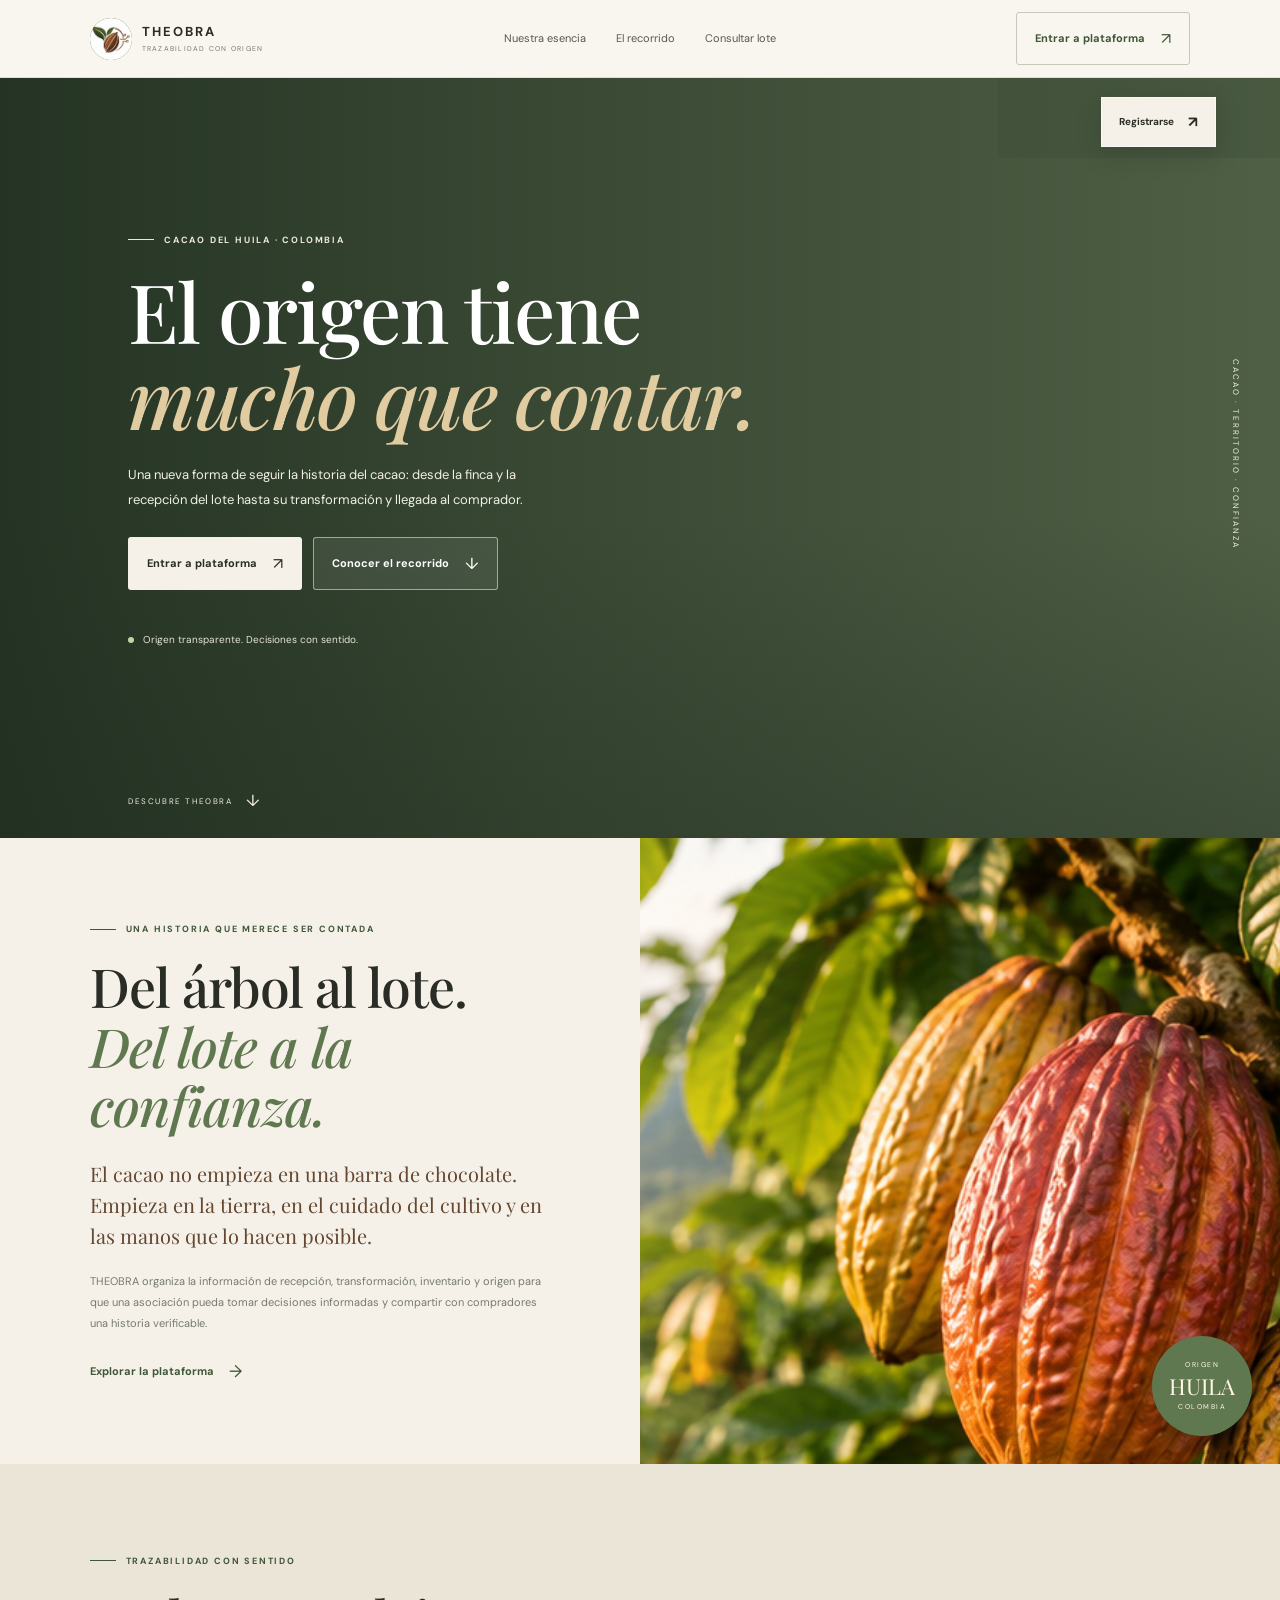
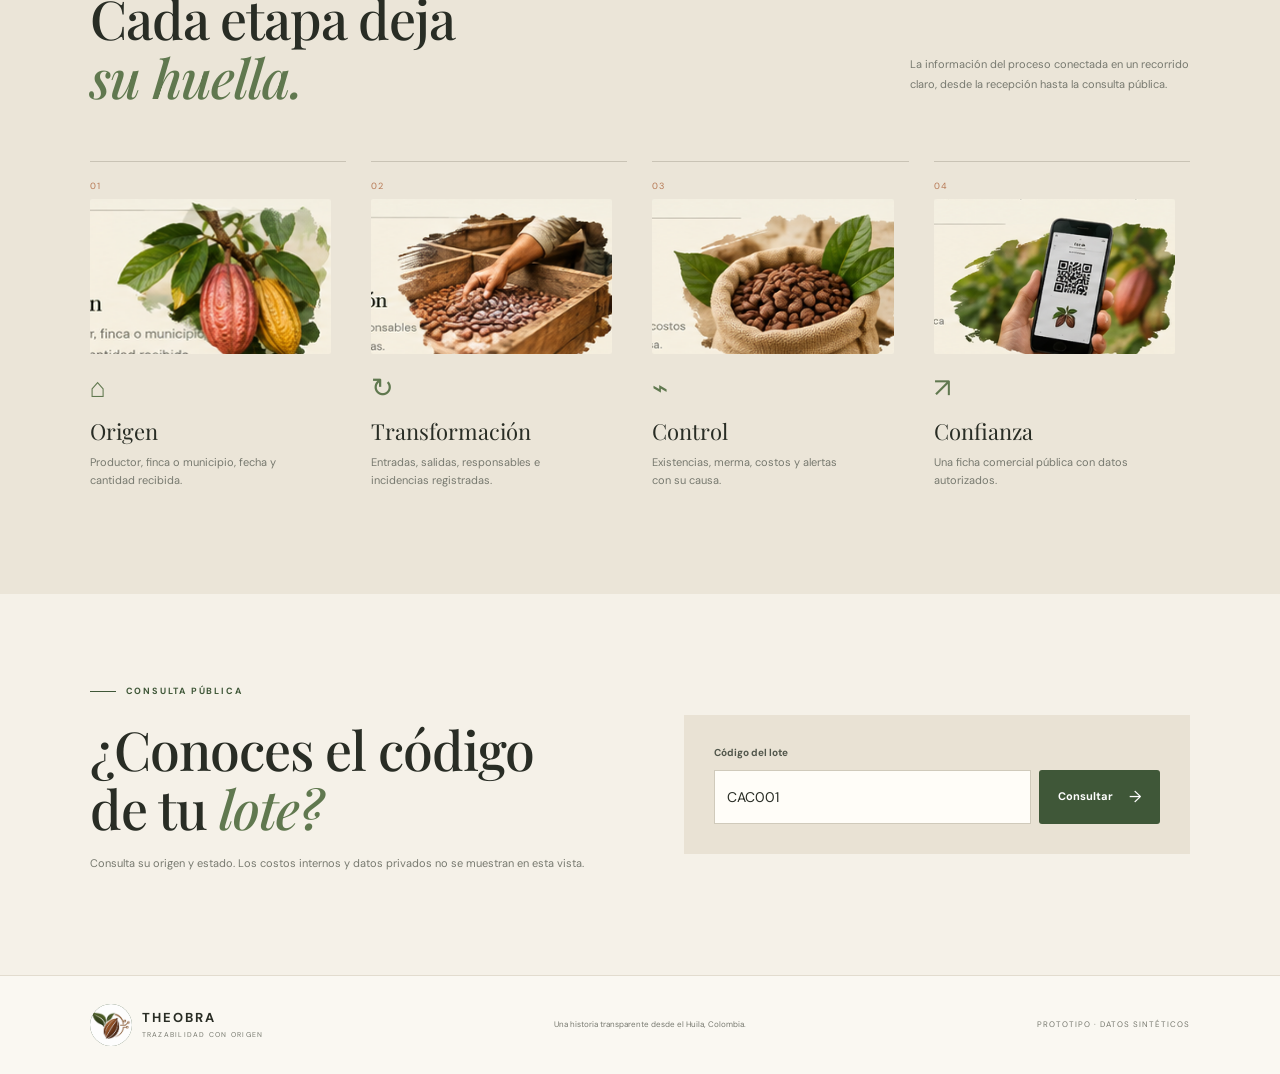
<file: index.html>
<!doctype html>
<html lang="es">
<head>
  <meta charset="utf-8"><meta name="viewport" content="width=device-width, initial-scale=1">
  <meta name="theme-color" content="#f5f1e8">
  <title>THEOBRA | El origen importa</title>
  <link rel="preconnect" href="https://fonts.googleapis.com"><link rel="preconnect" href="https://fonts.gstatic.com" crossorigin>
  <link href="https://fonts.googleapis.com/css2?family=DM+Sans:wght@400;500;600;700&family=Playfair+Display:wght@500;600;700&display=swap" rel="stylesheet">
  <link rel="stylesheet" href="css/styles.css">
</head>
<body>
  <!-- PANTALLA 1: landing pública -->
  <div id="landingScreen" class="screen active">
    <header class="public-nav">
      <a class="brand" href="#inicio"><span class="brand-symbol"><img src="assets/theobra-logo.png" alt="" style="width:42px;height:42px;object-fit:cover;border-radius:50%"></span><span><b>THEOBRA</b><small>TRAZABILIDAD CON ORIGEN</small></span></a>
      <nav><a href="#historia">Nuestra esencia</a><a href="#recorrido">El recorrido</a><a href="#consulta">Consultar lote</a></nav>
      <button class="btn btn-outline" data-enter>Entrar a plataforma <span>↗</span></button>
    </header>
    <main>
      <section class="landing-hero" id="inicio">
        <video class="landing-video" autoplay muted loop playsinline preload="metadata"><source src="assets/portada-cacao-vivo.mp4" type="video/mp4"></video>
        <div class="video-overlay"></div>
        <div class="watermark-zone" aria-hidden="true"></div>
        <button class="video-register" id="registerTop">Registrarse <span>↗</span></button>
        <div class="landing-hero-content">
          <p class="eyebrow light"><span></span> CACAO DEL HUILA · COLOMBIA</p>
          <h1>El origen tiene<br><em>mucho que contar.</em></h1>
          <p>Una nueva forma de seguir la historia del cacao: desde la finca y la recepción del lote hasta su transformación y llegada al comprador.</p>
          <div class="hero-buttons"><button class="btn btn-cream" data-enter>Entrar a plataforma <span>↗</span></button><a class="btn btn-glass" href="#recorrido">Conocer el recorrido <span>↓</span></a></div>
          <div class="hero-caption"><span class="live-dot"></span> Origen transparente. Decisiones con sentido.</div>
        </div>
        <div class="hero-vertical">CACAO · TERRITORIO · CONFIANZA</div>
        <a href="#historia" class="scroll-cue">DESCUBRE THEOBRA <span>↓</span></a>
      </section>

      <section class="story-section content-width" id="historia">
        <div class="story-copy"><p class="eyebrow"><span></span> UNA HISTORIA QUE MERECE SER CONTADA</p><h2>Del árbol al lote.<br><em>Del lote a la confianza.</em></h2><p class="lead">El cacao no empieza en una barra de chocolate. Empieza en la tierra, en el cuidado del cultivo y en las manos que lo hacen posible.</p><p class="muted">THEOBRA organiza la información de recepción, transformación, inventario y origen para que una asociación pueda tomar decisiones informadas y compartir con compradores una historia verificable.</p><button class="text-button" data-enter>Explorar la plataforma <span>→</span></button></div>
        <div class="story-photos"><img class="story-photo-main" src="assets/hero-cacao.png" alt="Mazorca de cacao madura creciendo en el árbol, rodeada de hojas verdes" loading="lazy"><div class="origin-badge"><small>ORIGEN</small><b>HUILA</b><small>COLOMBIA</small></div></div>
      </section>

      <section class="journey-section" id="recorrido">
        <div class="content-width"><div class="section-head"><div><p class="eyebrow"><span></span> TRAZABILIDAD CON SENTIDO</p><h2>Cada etapa deja<br><em>su huella.</em></h2></div><p class="muted">La información del proceso conectada en un recorrido claro, desde la recepción hasta la consulta pública.</p></div>
          <div class="journey-grid">
            <article><span class="journey-num">01</span><img class="journey-photo" src="assets/paso-origen.png" alt="Mazorca de cacao en el árbol" loading="lazy"><div class="journey-icon">⌂</div><h3>Origen</h3><p>Productor, finca o municipio, fecha y cantidad recibida.</p></article>
            <article><span class="journey-num">02</span><img class="journey-photo" src="assets/paso-transformacion.png" alt="Trabajo de selección y procesamiento de granos de cacao" loading="lazy"><div class="journey-icon">↻</div><h3>Transformación</h3><p>Entradas, salidas, responsables e incidencias registradas.</p></article>
            <article><span class="journey-num">03</span><img class="journey-photo" src="assets/paso-control.png" alt="Granos de cacao revisados y almacenados" loading="lazy"><div class="journey-icon">⌁</div><h3>Control</h3><p>Existencias, merma, costos y alertas con su causa.</p></article>
            <article><span class="journey-num">04</span><img class="journey-photo" src="assets/paso-confianza.png" alt="Consulta digital de la trazabilidad de un lote de cacao" loading="lazy"><div class="journey-icon">↗</div><h3>Confianza</h3><p>Una ficha comercial pública con datos autorizados.</p></article>
          </div>
        </div>
      </section>

      <section class="public-query content-width" id="consulta"><div><p class="eyebrow"><span></span> CONSULTA PÚBLICA</p><h2>¿Conoces el código<br>de tu <em>lote?</em></h2><p class="muted">Consulta su origen y estado. Los costos internos y datos privados no se muestran en esta vista.</p></div><form id="landingLookup" class="lookup-box"><label for="landingCode">Código del lote</label><div class="input-row"><input id="landingCode" value="CAC001" required placeholder="Ej. CAC001"><button class="btn btn-green" type="submit">Consultar <span>→</span></button></div><div id="landingResult" class="lookup-result" hidden></div></form></section>
    </main>
    <footer class="public-footer"><a class="brand" href="#inicio"><span class="brand-symbol"><img src="assets/theobra-logo.png" alt="" style="width:42px;height:42px;object-fit:cover;border-radius:50%"></span><span><b>THEOBRA</b><small>TRAZABILIDAD CON ORIGEN</small></span></a><p>Una historia transparente desde el Huila, Colombia.</p><span>PROTOTIPO · DATOS SINTÉTICOS</span></footer>
  </div>

  <!-- PANTALLA 2+ : aplicación de gestión, con navegación entre pantallas -->
  <div id="appScreen" class="screen app-screen">
    <aside class="sidebar">
      <a class="brand side-brand" href="#" id="backHome"><span class="brand-symbol"><img src="assets/theobra-logo.png" alt="" style="width:42px;height:42px;object-fit:cover;border-radius:50%"></span><span><b>THEOBRA</b><small>ESPACIO DE GESTIÓN</small></span></a>
      <div class="workspace-label">ASOCIACIÓN DEMO</div>
      <nav class="side-nav" aria-label="Menú de plataforma">
        <button class="side-link active" data-page="dashboard"><span>◫</span> Resumen</button>
        <button class="side-link" data-page="lots"><span>▤</span> Lotes e inventario</button>
        <button class="side-link" data-page="transform"><span>↻</span> Transformaciones</button>
        <button class="side-link" data-page="trace"><span>⌁</span> Trazabilidad</button>
        <button class="side-link" data-page="public"><span>⌗</span> Ficha pública / QR</button>
        <button class="side-link" data-page="alerts"><span>!</span> Alertas</button>
        <button class="side-link" data-page="audit"><span>◷</span> Historial de auditoría</button>
      </nav>
      <div class="sidebar-bottom"><div class="user-avatar">AD</div><div><b id="sidebarUser">Administrador demo</b><small>Modo demostración</small></div><button id="switchRole" title="Cambiar rol demo">⌄</button></div>
    </aside>
    <div class="app-main">
      <header class="app-topbar"><div><button class="mobile-menu" id="mobileMenu">☰</button><span class="crumb">THEOBRA<span>/</span> <b id="pageCrumb">Resumen</b></span></div><div class="topbar-right"><span class="demo-tag"><i></i> DATOS DE DEMOSTRACIÓN</span><button class="avatar-btn" id="userMenu">AD</button></div></header>
      <main class="app-content">
        <section class="app-page active" id="page-dashboard">
          <div class="page-title-row"><div><p class="eyebrow"><span></span> VISTA GENERAL</p><h1>Buenos días, <em id="welcomeRole">administrador.</em></h1><p class="muted">Aquí tienes el estado actual de los lotes y sus procesos.</p></div><button class="btn btn-green" data-page-go="lots">+ Registrar lote</button></div>
          <div class="stat-grid"><article><span>Lotes registrados</span><strong id="statLots">03</strong><small>Identificadores únicos</small></article><article><span>Existencia disponible</span><strong id="statAvailable">330 <i>kg</i></strong><small>Según operaciones registradas</small></article><article><span>Alertas activas</span><strong id="statAlerts">01</strong><small>Reglas de demostración</small></article><article><span>Margen del ejemplo</span><strong>20<i>%</i></strong><small>Supuesto oficial del reto</small></article></div>
          <div class="dashboard-grid"><section class="surface"><div class="surface-head"><div><span class="overline">INVENTARIO</span><h2>Existencias por lote</h2></div><button class="text-button" data-page-go="lots">Ver todos →</button></div><div id="dashboardInventory" class="inventory-list"></div></section><section class="surface"><div class="surface-head"><div><span class="overline">REQUIEREN ATENCIÓN</span><h2>Alertas recientes</h2></div><span class="alert-number" id="alertNumber">01</span></div><div id="dashboardAlerts" class="alert-list"></div><button class="text-button" data-page-go="alerts">Revisar alertas →</button></section></div>
          <section class="surface recent-surface"><div class="surface-head"><div><span class="overline">ACCESO RÁPIDO</span><h2>Continúa tu trabajo</h2></div></div><div class="quick-actions"><button data-page-go="lots"><span>▤</span><b>Registrar recepción</b><small>Crear un lote de cacao</small></button><button data-page-go="transform"><span>↻</span><b>Transformar lote</b><small>Registrar entradas y salidas</small></button><button data-page-go="trace"><span>⌁</span><b>Consultar trazabilidad</b><small>Ver el recorrido del lote</small></button><button data-page-go="public"><span>⌗</span><b>Ficha comercial</b><small>Preparar consulta pública</small></button></div></section>
        </section>
        <section class="app-page" id="page-lots">
          <div class="page-title-row"><div><p class="eyebrow"><span></span> RECEPCIÓN E INVENTARIO</p><h1>Lotes de <em>cacao.</em></h1><p class="muted">Registra la recepción y controla las cantidades disponibles.</p></div><button class="btn btn-green" id="openLotForm">+ Registrar lote</button></div>
          <section class="surface"><div class="toolbar"><input id="lotSearch" placeholder="Buscar por código, productor u origen..." aria-label="Buscar lote"><select id="lotStatus"><option value="">Todos los estados</option><option>Pendiente</option><option>Liberado</option><option>Bloqueado</option></select><button class="btn btn-outline" id="exportCsv">Exportar CSV ↓</button></div><div class="table-scroll"><table><thead><tr><th>CÓDIGO</th><th>PRODUCTOR</th><th>ORIGEN</th><th>RECIBIDO</th><th>DISPONIBLE</th><th>ESTADO</th><th>DETALLE</th></tr></thead><tbody id="lotsTable"></tbody></table></div></section>
          <section class="surface register-surface"><div><span class="overline">REGISTRO NUEVO</span><h2>¿Llegó un nuevo lote?</h2><p class="muted">Completa la información de recepción. Los campos obligatorios deben estar validados antes de guardar.</p></div><button class="btn btn-green" id="openLotForm2">Registrar recepción <span>→</span></button></section>
        </section>
        <section class="app-page" id="page-transform">
          <div class="page-title-row"><div><p class="eyebrow"><span></span> PROCESO AGROINDUSTRIAL</p><h1>Transformación de <em>cacao.</em></h1><p class="muted">Registra una etapa vinculada a su lote de origen y revisa sus indicadores.</p></div></div>
          <div class="two-col"><section class="surface"><span class="overline">NUEVA OPERACIÓN</span><h2>Datos de transformación</h2><form id="transformForm" class="form-stack"><label>Lote de origen<select id="transformLot" required></select></label><div class="form-pair"><label>Etapa<input id="transformStage" value="Secado y selección" required></label><label>Responsable<input id="transformResponsible" value="Operador demo" required></label></div><div class="form-pair"><label>Entrada (kg)<input id="transformInput" type="number" min=".01" step=".01" value="100" required></label><label>Salida (kg)<input id="transformOutput" type="number" min="0" step=".01" value="80" required></label></div><label>Costo total de etapa (COP)<input id="transformCost" type="number" min="0" value="1600000" required></label><label>Incidencias o justificación<textarea id="transformIncident" rows="3" placeholder="Obligatorio si la salida supera la entrada"></textarea></label><button class="btn btn-green" type="submit">Guardar transformación <span>→</span></button><small class="fine-print">Modo demo local. El control de inventario definitivo debe ejecutarse también en el backend.</small></form></section>
          <section class="surface calc-surface"><span class="overline">INDICADORES CALCULADOS</span><h2>Balance de la etapa</h2><div class="calc-line"><span>Merma estimada</span><b id="calcMerma">20%</b></div><div class="calc-bar"><span id="calcMermaBar"></span></div><div class="calc-line"><span>Costo unitario</span><b id="calcUnitCost">$20.000/kg</b></div><label class="price-label">Precio hipotético de venta (COP/kg)<input id="salePrice" type="number" value="25000" min="0"></label><div class="calc-line"><span>Margen sobre venta</span><b id="calcMargin">20%</b></div><p class="formula-box">Merma = (entrada − salida) ÷ entrada × 100. Costo unitario = costo ÷ salida vendible. Margen = (precio − costo unitario) ÷ precio × 100. El umbral de 15% es una regla del reto, no un estándar de calidad.</p><div id="calcWarning" class="warning-box" hidden></div></section></div>
          <section class="surface"><div class="surface-head"><div><span class="overline">OPERACIONES REGISTRADAS</span><h2>Historial de transformación</h2></div></div><div class="table-scroll"><table><thead><tr><th>LOTE</th><th>ETAPA</th><th>ENTRADA</th><th>SALIDA</th><th>MERMA</th><th>COSTO</th></tr></thead><tbody id="transformTable"></tbody></table></div></section>
        </section>
        <section class="app-page" id="page-trace">
          <div class="page-title-row"><div><p class="eyebrow"><span></span> RECORRIDO DEL PRODUCTO</p><h1>Trazabilidad <em>visual.</em></h1><p class="muted">Reconstruye la historia de un lote desde su recepción hasta el estado actual.</p></div></div>
          <section class="surface trace-search-surface"><form id="traceForm"><label for="traceCode">Código de lote</label><div class="input-action"><input id="traceCode" value="CAC001" required placeholder="Ej. CAC001"><button class="btn btn-green">Consultar recorrido <span>→</span></button></div></form></section><section class="surface trace-output" id="traceOutput"></section>
        </section>
        <section class="app-page" id="page-public">
          <div class="page-title-row"><div><p class="eyebrow"><span></span> INFORMACIÓN PARA COMPRADORES</p><h1>Ficha pública <em>del lote.</em></h1><p class="muted">Vista pública con origen y estado; no incluye costos internos ni datos privados.</p></div></div>
          <div class="two-col"><section class="surface"><span class="overline">CONSULTA DE PRODUCTO</span><h2>Busca un lote</h2><form id="publicForm" class="form-stack"><label>Código de lote<input id="publicCode" value="CAC001" required></label><button class="btn btn-green">Generar ficha pública <span>→</span></button></form><div id="publicCard" class="public-card" hidden></div></section><section class="surface qr-surface"><span class="overline">ACCESO RÁPIDO</span><h2>Consulta por QR</h2><div id="qrPattern" class="qr-pattern"><span>CV</span></div><p class="muted">La vista QR es ilustrativa. Para que sea escaneable debe generarse con una URL pública desplegada.</p><button id="generateQr" class="btn btn-outline">Preparar vista QR ↗</button><p id="qrMessage" class="fine-print"></p></section></div>
        </section>
        <section class="app-page" id="page-alerts">
          <div class="page-title-row"><div><p class="eyebrow"><span></span> CONTROL Y PREVENCIÓN</p><h1>Alertas para <em>decidir.</em></h1><p class="muted">Cada alerta indica qué regla se activó y por qué requiere atención.</p></div></div><section class="surface"><div class="surface-head"><div><span class="overline">CENTRO DE ALERTAS</span><h2>Estado de los registros</h2></div></div><div id="fullAlerts" class="alert-list"></div></section>
        </section>
        <section class="app-page" id="page-audit">
          <div class="page-title-row"><div><p class="eyebrow"><span></span> REGISTRO DE ACTIVIDAD</p><h1>Historial de <em>auditoría.</em></h1><p class="muted">Consulta quién hizo un cambio, cuándo ocurrió y qué información afectó.</p></div></div><section class="surface"><div class="table-scroll"><table><thead><tr><th>FECHA</th><th>USUARIO</th><th>ACCIÓN</th><th>ELEMENTO</th><th>DETALLE</th></tr></thead><tbody id="auditTable"></tbody></table></div></section></section>
      </main>
    </div>
  </div>

  <div id="loginModal" class="modal" hidden><div class="modal-card auth-card"><button class="modal-close" data-close-modal="loginModal">×</button><p class="eyebrow"><span></span> ACCESO PRIVADO</p><h2>THEOBRA <em>integrado.</em></h2><p class="muted">Esta copia prototipo no autentica usuarios ni acepta credenciales de demostración.</p><p class="fine-print">Abre la aplicación Spring Boot para iniciar sesión con una cuenta autorizada creada desde la terminal.</p><a class="btn btn-green" href="http://localhost:8085/">Abrir aplicación integrada <span>→</span></a></div></div>
  <div id="registerModal" class="modal" hidden><div class="modal-card"><button class="modal-close" data-close-modal="registerModal">×</button><p class="eyebrow"><span></span> CREA TU CUENTA</p><h2>Conecta con el <em>origen.</em></h2><p class="muted">Registro público para compradores. Las cuentas técnicas son autorizadas por la asociación.</p><form id="registerForm" class="form-stack"><label>Nombre completo<input id="registerName" autocomplete="name" required></label><label>Correo electrónico<input id="registerEmail" type="email" autocomplete="email" required></label><div class="form-pair"><label>Teléfono de contacto<input id="registerPhone" type="tel" autocomplete="tel" placeholder="300 000 0000" required></label><label>Tipo de comprador<select id="registerBuyerType" required><option value="">Selecciona una opción</option><option>Persona natural</option><option>Comercio / tienda</option><option>Empresa</option><option>Distribuidor</option></select></label></div><label>Ciudad o municipio<input id="registerCity" autocomplete="address-level2" required></label><label>Contraseña<input id="registerPassword" type="password" minlength="8" autocomplete="new-password" required></label><label>Confirmar contraseña<input id="registerPasswordConfirm" type="password" minlength="8" autocomplete="new-password" required></label><button class="btn btn-green">Crear cuenta de comprador <span>→</span></button><small class="fine-print">Demo local: la cuenta se guarda en este navegador y no se crea en el backend.</small></form></div></div>
  <div id="lotModal" class="modal" hidden><div class="modal-card"><button class="modal-close" data-close-modal="lotModal">×</button><p class="eyebrow"><span></span> RECEPCIÓN DE CACAO</p><h2>Registrar <em>lote.</em></h2><form id="lotForm" class="form-stack"><label>Código único<input id="newCode" placeholder="Ej. CAC004" required></label><label>Productor<input id="newProducer" required></label><label>Municipio de origen<input id="newOrigin" required></label><div class="form-pair"><label>Fecha<input id="newDate" type="date" required></label><label>Cantidad recibida (kg)<input id="newQty" type="number" min=".01" step=".01" required></label></div><label>Notas<input id="newNotes"></label><button class="btn btn-green">Guardar lote <span>→</span></button></form></div></div>
  <div id="detailModal" class="modal" hidden><div class="modal-card"><button class="modal-close" data-close-modal="detailModal">×</button><div id="detailContent"></div></div></div>
  <div id="toast" class="toast" role="status" aria-live="polite"></div>
  <script src="js/app.js"></script>
</body></html>
</file>
<file: css/styles.css>
:root{--cream:#f5f1e8;--paper:#fffdf7;--sand:#e6dcc9;--cocoa:#654832;--ink:#292d25;--muted:#77796f;--green:#60784f;--green-dark:#3f5738;--sage:#dfe6d7;--clay:#b77954;--line:#e2dccf;--gold:#d9c18e;--serif:"Playfair Display",Georgia,serif;--sans:"DM Sans",Arial,sans-serif;--shadow:0 20px 60px #2c2b2214}*{box-sizing:border-box}html{scroll-behavior:smooth}body{margin:0;background:var(--cream);color:var(--ink);font:14px/1.6 var(--sans)}button,input,select,textarea{font:inherit}button,a{-webkit-tap-highlight-color:transparent}button{cursor:pointer}a{color:inherit;text-decoration:none}.screen{display:none}.screen.active{display:block}.content-width{width:min(1160px,86%);margin:auto}.brand{display:flex;align-items:center;gap:10px;line-height:1.2}.brand-symbol{width:42px;height:42px;display:grid;place-items:center;border-radius:50%;background:var(--green-dark);color:var(--cream);font:20px var(--serif);position:relative;letter-spacing:-2px;flex-shrink:0}.brand-symbol span{position:absolute;right:4px;top:2px;color:var(--gold);font:10px var(--sans)}.brand b{display:block;font-size:13px;letter-spacing:2px}.brand small{display:block;font-size:7px;letter-spacing:1.25px;color:var(--muted);margin-top:5px}.public-nav{height:78px;display:flex;align-items:center;justify-content:space-between;padding:0 7%;background:#f9f6ef;position:sticky;top:0;z-index:30;border-bottom:1px solid #e4dfd4}.public-nav nav{display:flex;gap:30px;font-size:11px;color:#55594f}.public-nav nav a:hover{color:var(--clay)}.btn{border:1px solid transparent;display:inline-flex;align-items:center;justify-content:center;gap:16px;padding:13px 18px;font-size:11px;font-weight:700;border-radius:3px;transition:.2s;white-space:nowrap}.btn:hover{transform:translateY(-2px)}.btn span{font-size:16px;font-weight:400}.btn-outline{border-color:#c8c7b9;background:transparent;color:var(--green-dark)}.btn-green{background:var(--green-dark);color:white}.btn-green:hover{background:var(--cocoa)}.btn-cream{background:var(--cream);color:var(--ink)}.btn-glass{background:#ffffff15;border-color:#ffffff80;color:white;backdrop-filter:blur(8px)}.landing-hero{height:min(760px,calc(100vh - 78px));min-height:600px;position:relative;display:flex;align-items:center;overflow:hidden;background:#526348;color:white;isolation:isolate}.landing-video,.video-overlay{position:absolute;inset:0;width:100%;height:100%;object-fit:cover;z-index:-2}.video-overlay{z-index:-1;background:linear-gradient(90deg,#1c2b1dd9 0%,#2432228a 43%,#25312212 100%),linear-gradient(0deg,#1a251b52,transparent 42%)}.watermark-zone{position:absolute;right:0;top:0;width:clamp(180px,22vw,300px);height:80px;background:#26332320}.video-register{position:absolute;z-index:4;right:5%;top:19px;background:var(--cream);color:var(--ink);border:1px solid #fff9;padding:12px 17px;display:flex;gap:14px;align-items:center;font-size:10px;font-weight:700;box-shadow:0 7px 25px #17211738}.video-register span{font-size:15px}.landing-hero-content{width:min(640px,78%);margin-left:10%;padding:30px 0 65px}.eyebrow{display:flex;align-items:center;gap:10px;color:var(--green-dark);font-size:9px;letter-spacing:1.8px;font-weight:700;margin:0 0 20px}.eyebrow>span{width:26px;height:1px;background:currentColor}.eyebrow.light{color:#eee8d9}.landing-hero h1{font:500 clamp(47px,6.4vw,82px)/1.05 var(--serif);letter-spacing:-1.8px;margin:0}.landing-hero h1 em{color:#e1cca1}.landing-hero-content>p:not(.eyebrow){max-width:445px;font-size:13px;line-height:1.9;color:#f2efe6;margin:24px 0}.hero-buttons{display:flex;gap:11px;flex-wrap:wrap}.hero-caption{margin-top:42px;display:flex;align-items:center;gap:9px;color:#e5e3d8;font-size:10px}.live-dot{width:6px;height:6px;border-radius:50%;background:#c3d4a5}.hero-vertical{position:absolute;right:3%;bottom:38%;writing-mode:vertical-rl;font-size:8px;letter-spacing:2px;color:#f2f0e6}.scroll-cue{position:absolute;bottom:24px;left:10%;font-size:8px;letter-spacing:1.6px;color:#f2eee4;display:flex;gap:13px;align-items:center}.scroll-cue span{font-size:16px}.story-section{display:grid;grid-template-columns:1fr 1fr;gap:8%;align-items:center;padding-top:105px;padding-bottom:110px}.story-copy h2,.section-head h2,.public-query h2{font:500 clamp(34px,4.2vw,55px)/1.1 var(--serif);letter-spacing:-1px;margin:0 0 24px;color:var(--ink)}h2 em{font-weight:500;color:var(--green)}.lead{font:20px/1.55 var(--serif);color:var(--cocoa);max-width:490px}.muted{font-size:11px;color:var(--muted);line-height:1.9}.story-copy>.muted{max-width:470px;margin:16px 0 25px}.text-button{border:0;background:none;color:var(--green-dark);font-size:11px;font-weight:700;padding:0;display:inline-flex;gap:15px;align-items:center}.text-button span{font-size:17px;font-weight:400}.story-photos{position:relative;min-height:430px}.story-photos img{object-fit:cover;position:absolute}.story-photo-main{width:78%;height:360px;right:6%;top:0;border-radius:160px 160px 3px 3px}.story-photo-inset{width:42%;height:195px;left:0;bottom:0;border:8px solid var(--cream)}.origin-badge{position:absolute;right:0;bottom:40px;width:100px;height:100px;border-radius:50%;background:var(--green);color:#fff8e8;display:flex;flex-direction:column;align-items:center;justify-content:center;box-shadow:0 12px 30px #34412d2b}.origin-badge small{font-size:7px;letter-spacing:1.5px}.origin-badge b{font:22px var(--serif)}.journey-section{background:#ebe5d8;padding:90px 0}.section-head{display:flex;justify-content:space-between;align-items:flex-end;gap:30px;margin-bottom:55px}.section-head h2{margin:0}.section-head>.muted{max-width:280px}.journey-grid{display:grid;grid-template-columns:repeat(4,1fr);gap:25px}.journey-grid article{border-top:1px solid #c9c3b5;padding:17px 15px 15px 0;position:relative}.journey-num{font-size:9px;color:var(--clay);letter-spacing:1px}.journey-icon{font-size:27px;color:var(--green);margin:19px 0 10px}.journey-grid h3{font:22px var(--serif);margin:0 0 8px}.journey-grid p{font-size:11px;color:var(--muted);max-width:200px;margin:0}.public-query{display:grid;grid-template-columns:1fr 1fr;gap:8%;align-items:center;padding-top:90px;padding-bottom:90px}.public-query h2{margin-bottom:16px}.lookup-box{background:#e9e2d4;padding:30px}.lookup-box label,.form-stack label{display:flex;flex-direction:column;gap:7px;font-size:10px;font-weight:700;color:#52574c}.input-row{display:flex;gap:8px;margin-top:9px}.input-row input,.lookup-box input{min-width:0;flex:1;border:1px solid #d0cabb;background:#fffdf8;padding:12px;color:var(--ink)}.lookup-result{margin-top:16px;padding:15px;background:#fffdf8;border-left:3px solid var(--green);font-size:11px}.lookup-result p{margin:4px 0;color:var(--muted)}.public-footer{display:flex;justify-content:space-between;align-items:center;padding:28px 7%;background:#faf8f2;gap:20px;border-top:1px solid var(--line)}.public-footer p,.public-footer>span{font-size:8px;color:var(--muted)}.public-footer>span{letter-spacing:1px}
.app-screen.active{display:flex;min-height:100vh;background:#f6f4ed}.sidebar{width:248px;background:#e9e6da;border-right:1px solid #dcd8ca;display:flex;flex-direction:column;flex-shrink:0;min-height:100vh;padding:24px 15px 16px;position:sticky;top:0;height:100vh}.side-brand{padding:0 8px 27px;border-bottom:1px solid #d4d0c3}.workspace-label{font-size:8px;letter-spacing:1.5px;color:#85877b;font-weight:700;padding:23px 10px 12px}.side-nav{display:flex;flex-direction:column;gap:5px}.side-link{border:0;background:transparent;color:#5f6358;display:flex;align-items:center;gap:12px;padding:12px 12px;text-align:left;border-radius:4px;font-size:11px}.side-link>span{width:20px;font-size:17px;text-align:center;color:#75826a}.side-link:hover{background:#f4f2e9}.side-link.active{background:var(--green-dark);color:white}.side-link.active>span{color:#e4d4a8}.sidebar-bottom{margin-top:auto;padding:14px 6px 0;border-top:1px solid #d4d0c3;display:flex;align-items:center;gap:9px}.user-avatar,.avatar-btn{width:34px;height:34px;border-radius:50%;display:grid;place-items:center;background:#d6dfcb;color:var(--green-dark);font-size:10px;font-weight:700;flex-shrink:0}.sidebar-bottom b{display:block;font-size:9px}.sidebar-bottom small{font-size:8px;color:var(--muted)}.sidebar-bottom button{margin-left:auto;border:0;background:none;color:var(--muted)}.app-main{flex:1;min-width:0}.app-topbar{height:67px;background:#fffdf8;border-bottom:1px solid #e5e0d5;display:flex;align-items:center;justify-content:space-between;padding:0 34px;position:sticky;top:0;z-index:10}.crumb{font-size:10px;color:#85877c}.crumb span{padding:0 9px;color:#c3bdaf}.crumb b{color:var(--ink)}.topbar-right{display:flex;align-items:center;gap:18px}.demo-tag{font-size:8px;letter-spacing:1px;color:#74796a;display:flex;align-items:center;gap:7px}.demo-tag i{width:6px;height:6px;border-radius:50%;background:#91a779}.avatar-btn{border:0}.mobile-menu{display:none;border:0;background:none;font-size:18px}.app-content{padding:36px clamp(20px,4vw,54px) 70px;max-width:1600px;margin:auto}.app-page{display:none}.app-page.active{display:block}.page-title-row{display:flex;align-items:flex-end;justify-content:space-between;gap:20px;margin-bottom:28px}.page-title-row .eyebrow{margin-bottom:12px}.page-title-row h1{font:500 clamp(29px,3.4vw,43px)/1.1 var(--serif);margin:0 0 9px;letter-spacing:-.8px}.page-title-row h1 em{color:var(--green)}.page-title-row .muted{margin:0}.stat-grid{display:grid;grid-template-columns:repeat(4,1fr);gap:13px;margin-bottom:20px}.stat-grid article{background:#fffdf8;border:1px solid #e8e3d8;padding:20px}.stat-grid article>span{display:block;font-size:10px;color:var(--muted)}.stat-grid strong{font:32px var(--serif);display:block;margin:8px 0;color:var(--green-dark)}.stat-grid strong i{font:11px var(--sans)}.stat-grid small{font-size:8px;color:#96978d}.dashboard-grid{display:grid;grid-template-columns:1.15fr 1fr;gap:15px}.surface{background:#fffdf8;border:1px solid #e8e3d8;padding:23px;margin-bottom:16px;min-width:0}.surface-head{display:flex;justify-content:space-between;align-items:center;gap:12px;margin-bottom:19px}.overline{font-size:8px;font-weight:700;letter-spacing:1.4px;color:var(--green)}.surface h2{font:22px var(--serif);margin:5px 0 0}.inventory-list{display:flex;flex-direction:column;gap:17px}.inventory-row{display:grid;grid-template-columns:70px 1fr 65px;gap:12px;align-items:center;font-size:10px}.inventory-row b{font-size:10px}.inventory-track{height:7px;background:#ece8de}.inventory-track span{display:block;height:100%;background:var(--green)}.text-button{cursor:pointer}.alert-list{display:flex;flex-direction:column;gap:10px}.alert-item{display:flex;gap:10px;padding:12px;background:#faf3e6;border-left:2px solid #c68b5e}.alert-icon{width:24px;height:24px;border-radius:50%;display:grid;place-items:center;background:#f0dfca;color:#875831;flex-shrink:0}.alert-item b{display:block;font-size:10px}.alert-item p{font-size:9px;line-height:1.6;color:var(--muted);margin:3px 0 0}.alert-number{background:#f0e0ce;color:#895a36;border-radius:50%;width:27px;height:27px;display:grid;place-items:center;font-size:10px}.recent-surface{margin-top:2px}.quick-actions{display:grid;grid-template-columns:repeat(4,1fr);gap:10px}.quick-actions button{background:#f8f6ef;border:1px solid #e9e3d7;padding:16px;text-align:left;display:flex;flex-direction:column;align-items:flex-start;gap:6px;color:var(--ink)}.quick-actions button:hover{border-color:#9aa98a;background:#f1f3e9}.quick-actions button>span{font-size:21px;color:var(--green);margin-bottom:6px}.quick-actions b{font-size:10px}.quick-actions small{font-size:8px;color:var(--muted)}.toolbar{display:flex;gap:9px;margin-bottom:16px}.toolbar input{flex:1;min-width:100px}.toolbar input,.toolbar select,.form-stack input,.form-stack select,.form-stack textarea,.price-label input{border:1px solid #d9d3c6;background:#fffefa;padding:12px;font-size:11px;color:var(--ink);border-radius:2px}.table-scroll{overflow:auto;width:100%}table{border-collapse:collapse;width:100%;font-size:10px;white-space:nowrap}th{text-align:left;background:#f4f1e8;color:#85867a;font-size:8px;letter-spacing:.7px;padding:12px}td{padding:13px 12px;border-bottom:1px solid #eee9df}td:first-child{font-weight:700;color:var(--green-dark)}.status{display:inline-flex;padding:5px 8px;background:#e4eadc;color:#40553b;font-size:8px;border-radius:2px}.status.blocked{background:#f4dfd4;color:#914d34}.table-action{border:0;background:none;color:var(--green-dark);font-size:10px;font-weight:700}.register-surface{display:flex;align-items:center;justify-content:space-between;gap:20px;background:#e8e9dc}.register-surface h2{font-size:25px}.register-surface p{max-width:500px}.two-col{display:grid;grid-template-columns:1fr 1fr;gap:16px;align-items:start}.form-stack{display:flex;flex-direction:column;gap:13px;margin-top:20px}.form-stack input,.form-stack select,.form-stack textarea{width:100%;margin-top:0}.form-pair{display:grid;grid-template-columns:1fr 1fr;gap:12px}.fine-print{font-size:8px;line-height:1.7;color:#8c8d82;margin:0}.calc-surface{background:#e9e5d9}.calc-surface h2{margin-bottom:25px}.calc-line{display:flex;justify-content:space-between;align-items:center;gap:10px;margin:17px 0}.calc-line>span{font-size:10px;color:#6f7166}.calc-line b{font:22px var(--serif);color:var(--green-dark)}.calc-bar{height:7px;background:#d5d0c2;margin:9px 0 24px}.calc-bar span{display:block;height:100%;background:var(--clay);width:20%}.price-label{display:flex;flex-direction:column;gap:7px;font-size:10px;font-weight:700;margin:20px 0}.formula-box{background:#f5f1e8;padding:12px;font-size:9px;color:#737568;line-height:1.7}.warning-box{background:#f5e2d6;color:#8b4c31;padding:11px;font-size:10px;margin-top:12px}.trace-search-surface form{max-width:540px}.trace-search-surface label{font-size:10px;font-weight:700}.input-action{display:flex;gap:8px;margin-top:8px}.input-action input{flex:1;min-width:0;padding:12px;border:1px solid #d9d3c6;background:#fffefa}.trace-output h2{font:25px var(--serif)}.trace-meta{font-size:10px;color:var(--muted)}.timeline{display:grid;grid-template-columns:repeat(3,1fr);gap:14px;margin-top:24px}.timeline-item{border-top:2px solid var(--sage);padding:15px 10px 0 0}.timeline-item b{display:block;font-size:11px}.timeline-item p{font-size:10px;color:var(--muted);margin:6px 0}.public-card{border-left:3px solid var(--green);background:#f7f5ed;padding:18px;margin-top:18px}.public-card h3{font:22px var(--serif);margin:5px 0}.public-card p{font-size:10px;color:var(--muted)}.qr-surface{text-align:center}.qr-pattern{margin:25px auto;width:125px;height:125px;display:grid;place-items:center;background-color:#fff;background-image:repeating-conic-gradient(#3f5738 0% 25%,#fff 0% 50%);background-size:12px 12px;border:8px solid #fff;box-shadow:0 0 0 1px #ddd7c9}.qr-pattern span{background:#fff;padding:7px;color:var(--green-dark);font-size:11px;font-weight:700}.modal[hidden]{display:none}.modal{position:fixed;inset:0;background:#1c251e9c;z-index:80;display:grid;place-items:center;padding:20px;overflow:auto}.modal-card{position:relative;background:var(--paper);width:min(480px,100%);padding:36px;box-shadow:var(--shadow);max-height:90vh;overflow:auto}.modal-card h2{font:32px var(--serif);margin:0 0 14px}.modal-card h2 em{color:var(--green)}.modal-close{position:absolute;right:13px;top:9px;border:0;background:none;font-size:27px;color:var(--muted)}.toast{position:fixed;z-index:100;right:22px;bottom:22px;background:#303d2c;color:#fffdf6;padding:13px 17px;font-size:11px;box-shadow:var(--shadow);opacity:0;transform:translateY(12px);pointer-events:none;transition:.2s;max-width:calc(100% - 44px)}.toast.show{opacity:1;transform:translateY(0)}
@media(max-width:1050px){.sidebar{width:220px}.app-content{padding:28px 22px}.stat-grid{grid-template-columns:repeat(2,1fr)}.quick-actions{grid-template-columns:repeat(2,1fr)}.public-nav{padding:0 4%}.story-section{gap:5%}}
@media(max-width:760px){.public-nav{height:70px;padding:0 5%}.public-nav nav{display:none}.public-nav .btn{font-size:9px;padding:10px}.landing-hero{height:calc(90svh - 70px);min-height:600px}.landing-hero-content{margin-left:7%;width:86%}.landing-hero h1{font-size:clamp(44px,11vw,66px)}.hero-vertical{display:none}.scroll-cue{left:7%}.story-section{grid-template-columns:1fr;padding-top:70px;padding-bottom:75px;gap:35px}.story-photos{min-height:360px}.story-photo-main{height:300px}.story-photo-inset{height:160px}.journey-section{padding:65px 0}.section-head{align-items:flex-start;flex-direction:column;gap:12px;margin-bottom:35px}.journey-grid{grid-template-columns:1fr 1fr;gap:25px 18px}.public-query{grid-template-columns:1fr;gap:20px;padding-top:65px;padding-bottom:65px}.public-footer{flex-wrap:wrap;padding:25px 5%}.public-footer p{order:3;width:100%;margin:0}.public-footer>span{margin-left:auto}.app-screen.active{display:block}.sidebar{position:fixed;z-index:50;left:-260px;top:0;bottom:0;height:100vh;transition:left .25s;box-shadow:var(--shadow)}.sidebar.open{left:0}.app-topbar{height:60px;padding:0 15px}.mobile-menu{display:inline-block;margin-right:10px}.crumb{font-size:9px}.demo-tag{display:none}.app-content{padding:25px 14px 55px}.page-title-row{align-items:flex-start;flex-direction:column;gap:15px}.page-title-row h1{font-size:34px}.stat-grid{gap:8px}.stat-grid article{padding:14px}.stat-grid strong{font-size:27px}.dashboard-grid,.two-col{grid-template-columns:1fr}.surface{padding:17px}.quick-actions{grid-template-columns:1fr 1fr}.toolbar{flex-wrap:wrap}.toolbar input{flex-basis:100%}.toolbar select{flex:1}.register-surface{align-items:flex-start;flex-direction:column}.form-pair{grid-template-columns:1fr}.timeline{grid-template-columns:1fr}.topbar-right{gap:8px}.input-action{flex-direction:column}.modal-card{padding:30px 22px}}
@media(prefers-reduced-motion:reduce){html{scroll-behavior:auto}*,*::before,*::after{transition:none!important}}


/* Ajustes visuales solicitados: fotografía de cacao a todo el lado derecho y fotos por etapa */
.story-section{width:100%;max-width:none;grid-template-columns:minmax(0,1fr) minmax(0,1fr);gap:0;padding:0;align-items:stretch;min-height:540px}
.story-copy{padding:84px 7vw 78px 7vw;align-self:center}
.story-photos{position:relative;min-height:540px;height:100%;overflow:hidden;background:#dfe4d3}
.story-photo-main{position:absolute;inset:0;width:100%;height:100%;object-fit:cover;object-position:center center;right:auto;top:auto;border-radius:0}
.story-photos:after{content:"";position:absolute;inset:0;background:linear-gradient(90deg,rgba(245,241,232,.08),transparent 30%);pointer-events:none}
.story-photos .origin-badge{z-index:2;right:28px;bottom:28px}
.journey-grid article{display:grid;grid-template-rows:auto auto auto auto 1fr;align-content:start;min-width:0}
.journey-photo{display:block;width:100%;height:155px;object-fit:cover;object-position:center;border-radius:2px;margin:5px 0 12px;background:#e0e4d6}
.journey-icon{margin:0 0 7px}
@media(max-width:760px){.story-section{grid-template-columns:1fr}.story-copy{padding:62px 7% 42px}.story-photos{min-height:340px;height:340px}.story-photo-main{height:100%}.journey-photo{height:140px}}
/* Acceso por roles para la demostración */
[hidden]{display:none!important}.role-picker{display:grid;grid-template-columns:1fr 1fr;gap:10px;margin:20px 0}.role-choice{display:flex;flex-direction:column;align-items:flex-start;gap:5px;padding:15px;border:1px solid var(--line);background:#f8f6ef;color:var(--ink);text-align:left;border-radius:4px}.role-choice>span{font-size:22px;color:var(--green)}.role-choice b{font-size:11px}.role-choice small{font-size:9px;color:var(--muted)}.role-choice.selected{border-color:var(--green);background:#e9eddf;box-shadow:inset 0 0 0 1px var(--green)}.demo-credentials{margin:18px 0 14px;background:#f1eee5;padding:12px 14px;font-size:10px;color:#54594e}.demo-credentials summary{font-weight:700;cursor:pointer;color:var(--green-dark)}.demo-credentials p{margin:9px 0 4px}.demo-credentials small{font-size:8px;color:var(--muted)}.auth-card{width:min(500px,100%)}@media(max-width:520px){.role-picker{grid-template-columns:1fr 1fr}.role-choice{padding:12px}}
</file>
